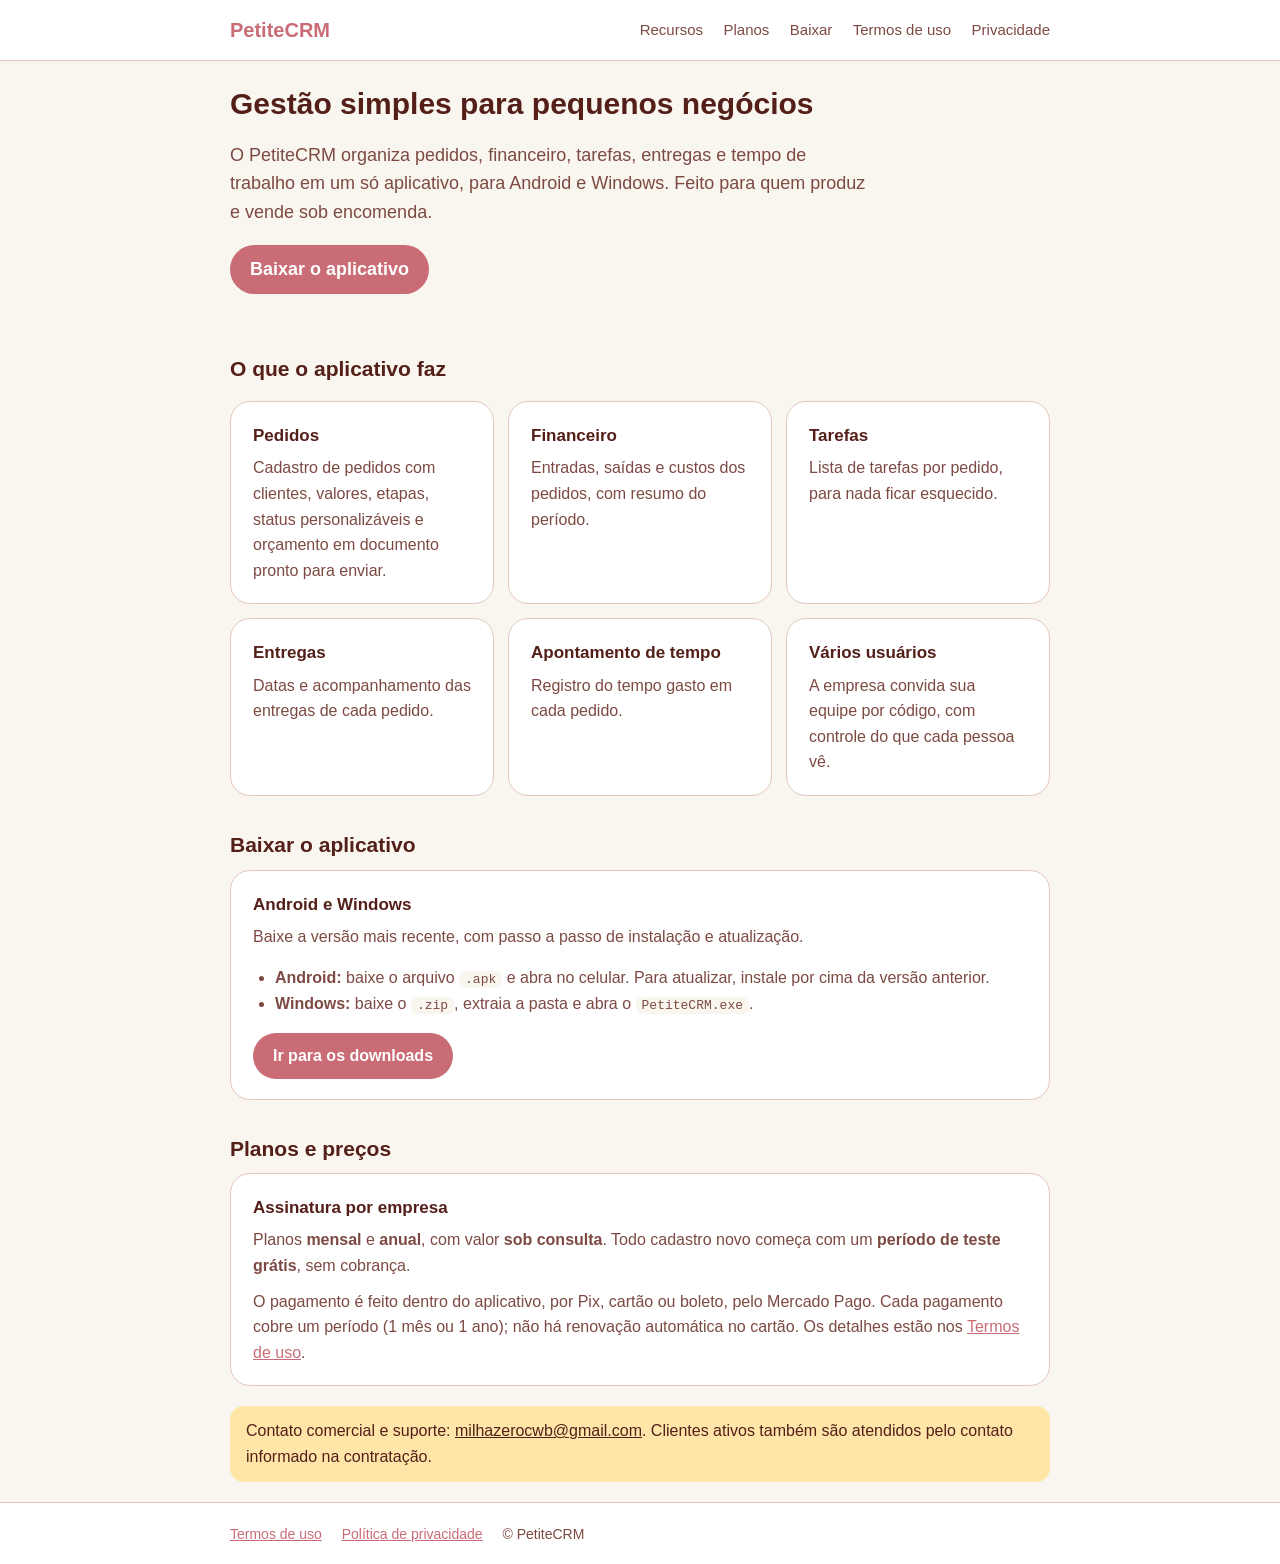
<file: index.html>
<!doctype html>
<html lang="pt-BR">
<head>
  <meta charset="utf-8" />
  <meta name="viewport" content="width=device-width, initial-scale=1" />
  <title>PetiteCRM — Gestão de pedidos, finanças e entregas</title>
  <meta name="description" content="PetiteCRM: aplicativo de gestão para pequenos negócios. Pedidos, controle financeiro, tarefas, entregas e apontamento de tempo, para Android e Windows." />
  <link rel="stylesheet" href="style.css" />
</head>
<body>
  <header class="top">
    <div class="wrap">
      <a class="brand" href="./">PetiteCRM</a>
      <nav>
        <a href="#recursos">Recursos</a>
        <a href="#planos">Planos</a>
        <a href="baixar.html">Baixar</a>
        <a href="termos.html">Termos de uso</a>
        <a href="privacidade.html">Privacidade</a>
      </nav>
    </div>
  </header>

  <main class="wrap">
    <section class="hero">
      <h1>Gestão simples para pequenos negócios</h1>
      <p>O PetiteCRM organiza pedidos, financeiro, tarefas, entregas e tempo de trabalho em um só
      aplicativo, para Android e Windows. Feito para quem produz e vende sob encomenda.</p>
      <p class="cta"><a class="btn" href="baixar.html">Baixar o aplicativo</a></p>
    </section>

    <section id="recursos">
      <h2>O que o aplicativo faz</h2>
      <div class="grid">
        <div class="card"><h3>Pedidos</h3><p>Cadastro de pedidos com clientes, valores, etapas, status personalizáveis e orçamento em documento pronto para enviar.</p></div>
        <div class="card"><h3>Financeiro</h3><p>Entradas, saídas e custos dos pedidos, com resumo do período.</p></div>
        <div class="card"><h3>Tarefas</h3><p>Lista de tarefas por pedido, para nada ficar esquecido.</p></div>
        <div class="card"><h3>Entregas</h3><p>Datas e acompanhamento das entregas de cada pedido.</p></div>
        <div class="card"><h3>Apontamento de tempo</h3><p>Registro do tempo gasto em cada pedido.</p></div>
        <div class="card"><h3>Vários usuários</h3><p>A empresa convida sua equipe por código, com controle do que cada pessoa vê.</p></div>
      </div>
    </section>

    <section id="baixar">
      <h2>Baixar o aplicativo</h2>
      <div class="card">
        <h3>Android e Windows</h3>
        <p>Baixe a versão mais recente, com passo a passo de instalação e atualização.</p>
        <ul>
          <li><strong>Android:</strong> baixe o arquivo <code>.apk</code> e abra no celular. Para atualizar, instale por cima da versão anterior.</li>
          <li><strong>Windows:</strong> baixe o <code>.zip</code>, extraia a pasta e abra o <code>PetiteCRM.exe</code>.</li>
        </ul>
        <p class="cta"><a class="btn" href="baixar.html">Ir para os downloads</a></p>
      </div>
    </section>

    <section id="planos">
      <h2>Planos e preços</h2>
      <div class="card">
        <h3>Assinatura por empresa</h3>
        <p>Planos <strong>mensal</strong> e <strong>anual</strong>, com valor <strong>sob consulta</strong>.
        Todo cadastro novo começa com um <strong>período de teste grátis</strong>, sem cobrança.</p>
        <p style="margin-top:10px">O pagamento é feito dentro do aplicativo, por Pix, cartão ou boleto, pelo
        Mercado Pago. Cada pagamento cobre um período (1 mês ou 1 ano); não há renovação automática
        no cartão. Os detalhes estão nos <a href="termos.html">Termos de uso</a>.</p>
      </div>
      <div class="note">Contato comercial e suporte: <a href="mailto:milhazerocwb@gmail.com">milhazerocwb@gmail.com</a>.
      Clientes ativos também são atendidos pelo contato informado na contratação.</div>
    </section>
  </main>

  <footer>
    <div class="wrap">
      <a href="termos.html">Termos de uso</a>
      <a href="privacidade.html">Política de privacidade</a>
      <span class="updated">© PetiteCRM</span>
    </div>
  </footer>
</body>
</html>
</file>
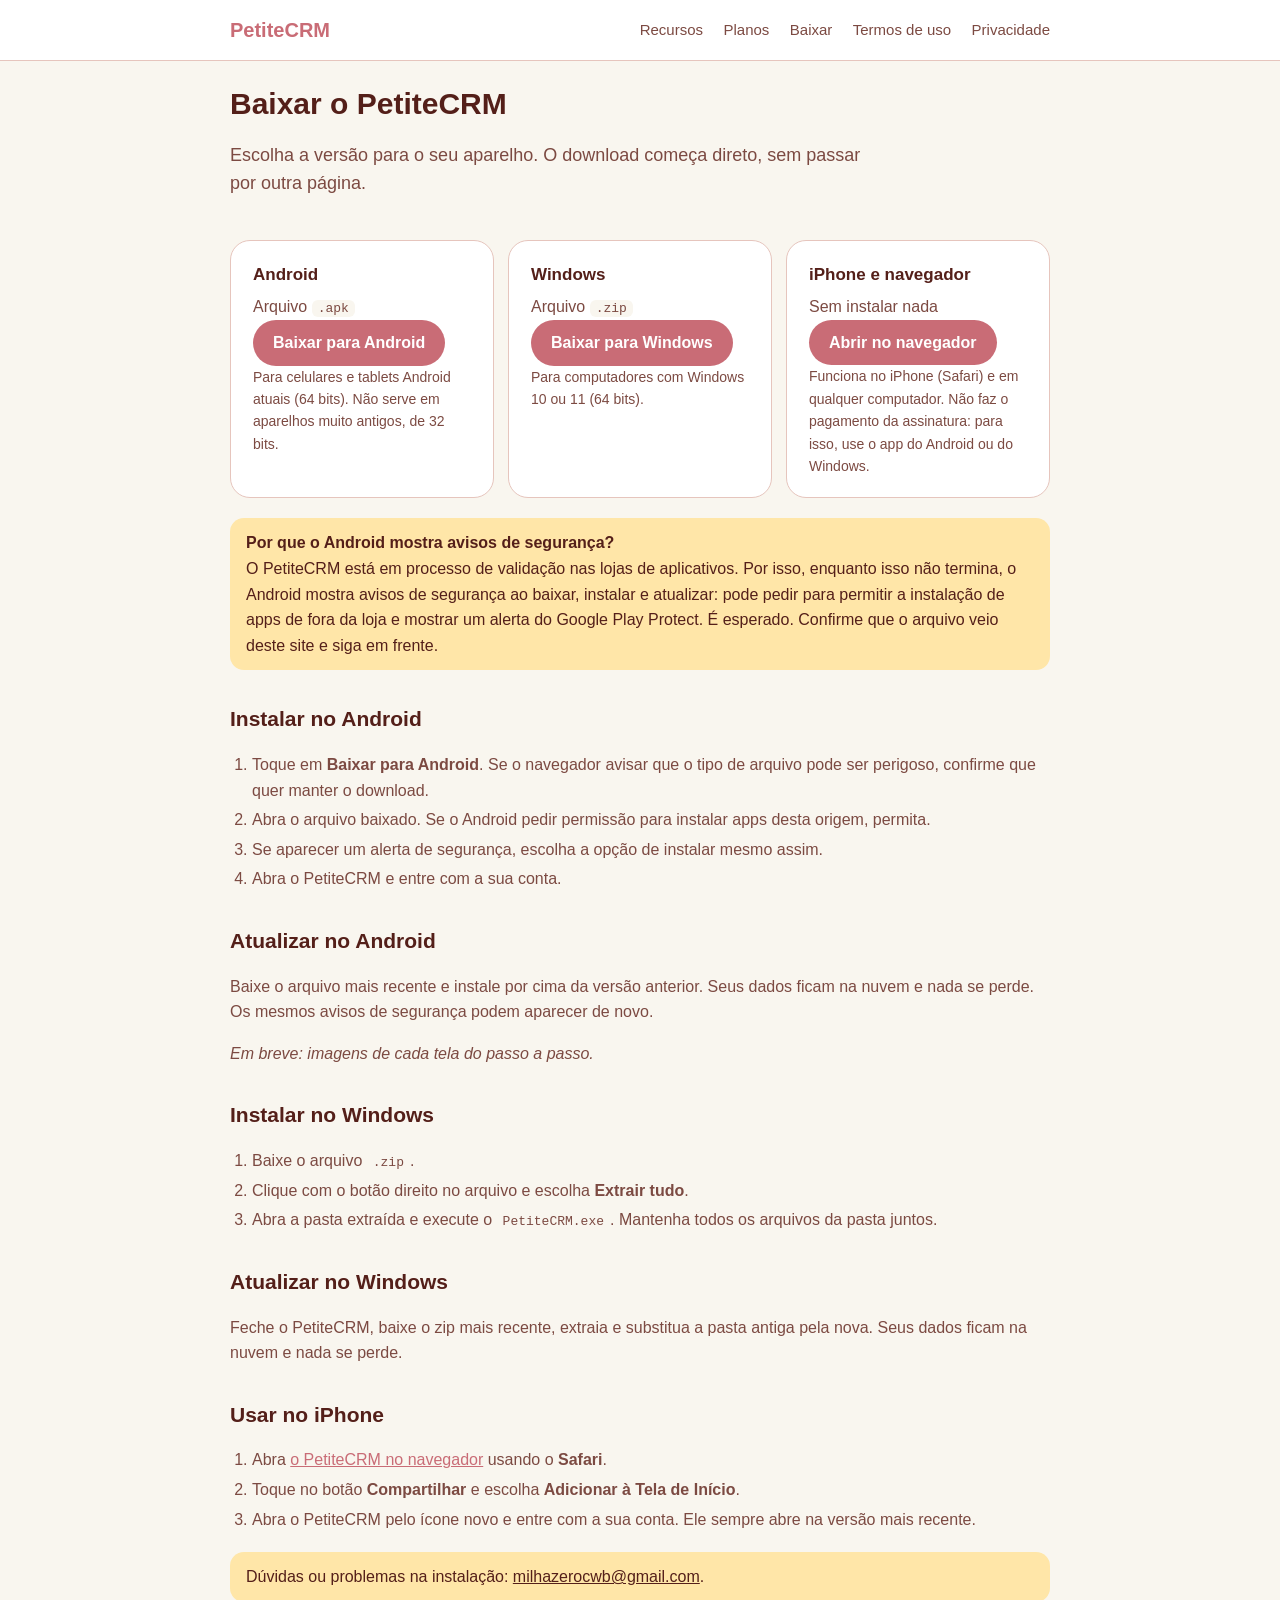
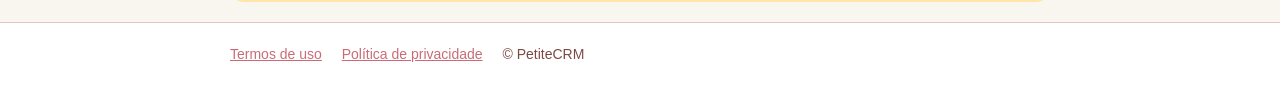
<file: baixar.html>
<!doctype html>
<html lang="pt-BR">
<head>
  <meta charset="utf-8" />
  <meta name="viewport" content="width=device-width, initial-scale=1" />
  <title>Baixar o PetiteCRM — Android e Windows</title>
  <meta name="description" content="Baixe o PetiteCRM para Android (.apk) e Windows (.zip) e veja como instalar e atualizar." />
  <link rel="stylesheet" href="style.css" />
</head>
<body>
  <header class="top">
    <div class="wrap">
      <a class="brand" href="./">PetiteCRM</a>
      <nav>
        <a href="./#recursos">Recursos</a>
        <a href="./#planos">Planos</a>
        <a href="baixar.html">Baixar</a>
        <a href="termos.html">Termos de uso</a>
        <a href="privacidade.html">Privacidade</a>
      </nav>
    </div>
  </header>

  <main class="wrap">
    <section class="hero">
      <h1>Baixar o PetiteCRM</h1>
      <p>Escolha a versão para o seu aparelho. O download começa direto, sem passar por outra página.</p>
      <p id="versao" class="versao"></p>
    </section>

    <section>
      <div class="grid">
        <div class="card">
          <h3>Android</h3>
          <p>Arquivo <code>.apk</code> <span id="tam-apk"></span></p>
          <p class="cta"><a id="link-apk" class="btn" href="https://github.com/augustofantin/petitecrm-releases/releases/latest/download/app-arm64-v8a-release.apk">Baixar para Android</a></p>
          <p class="peq">Para celulares e tablets Android atuais (64 bits). Não serve em aparelhos muito antigos, de 32 bits.</p>
        </div>
        <div class="card">
          <h3>Windows</h3>
          <p>Arquivo <code>.zip</code> <span id="tam-win"></span></p>
          <p class="cta"><a id="link-win" class="btn" href="https://github.com/augustofantin/petitecrm-releases/releases/latest">Baixar para Windows</a></p>
          <p class="peq">Para computadores com Windows 10 ou 11 (64 bits).</p>
        </div>
        <div class="card">
          <h3>iPhone e navegador</h3>
          <p>Sem instalar nada</p>
          <p class="cta"><a class="btn" href="app/">Abrir no navegador</a></p>
          <p class="peq">Funciona no iPhone (Safari) e em qualquer computador. Não faz o pagamento da assinatura: para isso, use o app do Android ou do Windows.</p>
        </div>
      </div>
    </section>

    <div class="note">
      <strong>Por que o Android mostra avisos de segurança?</strong><br />
      O PetiteCRM está em processo de validação nas lojas de aplicativos. Por isso, enquanto isso não
      termina, o Android mostra avisos de segurança ao baixar, instalar e atualizar: pode pedir para
      permitir a instalação de apps de fora da loja e mostrar um alerta do Google Play Protect. É
      esperado. Confirme que o arquivo veio deste site e siga em frente.
    </div>

    <section>
      <h2>Instalar no Android</h2>
      <ol>
        <li>Toque em <strong>Baixar para Android</strong>. Se o navegador avisar que o tipo de arquivo pode ser perigoso, confirme que quer manter o download.</li>
        <li>Abra o arquivo baixado. Se o Android pedir permissão para instalar apps desta origem, permita.</li>
        <li>Se aparecer um alerta de segurança, escolha a opção de instalar mesmo assim.</li>
        <li>Abra o PetiteCRM e entre com a sua conta.</li>
      </ol>
      <h2>Atualizar no Android</h2>
      <p>Baixe o arquivo mais recente e instale por cima da versão anterior. Seus dados ficam na nuvem
      e nada se perde. Os mesmos avisos de segurança podem aparecer de novo.</p>
      <p class="espaco"><em>Em breve: imagens de cada tela do passo a passo.</em></p>
    </section>

    <section>
      <h2>Instalar no Windows</h2>
      <ol>
        <li>Baixe o arquivo <code>.zip</code>.</li>
        <li>Clique com o botão direito no arquivo e escolha <strong>Extrair tudo</strong>.</li>
        <li>Abra a pasta extraída e execute o <code>PetiteCRM.exe</code>. Mantenha todos os arquivos da pasta juntos.</li>
      </ol>
      <h2>Atualizar no Windows</h2>
      <p>Feche o PetiteCRM, baixe o zip mais recente, extraia e substitua a pasta antiga pela nova.
      Seus dados ficam na nuvem e nada se perde.</p>
    </section>

    <section>
      <h2>Usar no iPhone</h2>
      <ol>
        <li>Abra <a href="app/">o PetiteCRM no navegador</a> usando o <strong>Safari</strong>.</li>
        <li>Toque no botão <strong>Compartilhar</strong> e escolha <strong>Adicionar à Tela de Início</strong>.</li>
        <li>Abra o PetiteCRM pelo ícone novo e entre com a sua conta. Ele sempre abre na versão mais recente.</li>
      </ol>
    </section>

    <div class="note">Dúvidas ou problemas na instalação: <a href="mailto:milhazerocwb@gmail.com">milhazerocwb@gmail.com</a>.</div>
  </main>

  <footer>
    <div class="wrap">
      <a href="termos.html">Termos de uso</a>
      <a href="privacidade.html">Política de privacidade</a>
      <span class="updated">© PetiteCRM</span>
    </div>
  </footer>

  <script>
    // Busca a versão mais recente e aponta os botões direto para os arquivos.
    // Sem JavaScript (ou se a consulta falhar), os links acima continuam funcionando.
    (function () {
      function mb(bytes) { return '(' + (bytes / 1048576).toFixed(1).replace('.', ',') + ' MB)'; }
      fetch('https://api.github.com/repos/augustofantin/petitecrm-releases/releases/latest')
        .then(function (r) { if (!r.ok) throw new Error(r.status); return r.json(); })
        .then(function (rel) {
          var apk = null, zip = null;
          (rel.assets || []).forEach(function (a) {
            if (/\.apk$/i.test(a.name)) apk = a;
            else if (/windows.*\.zip$/i.test(a.name)) zip = a;
          });
          if (apk) {
            document.getElementById('link-apk').href = apk.browser_download_url;
            document.getElementById('tam-apk').textContent = mb(apk.size);
          }
          if (zip) {
            document.getElementById('link-win').href = zip.browser_download_url;
            document.getElementById('tam-win').textContent = mb(zip.size);
          }
          if (rel.tag_name) {
            document.getElementById('versao').textContent = 'Versão mais recente: ' + rel.tag_name.replace(/^v/, '');
          }
        })
        .catch(function () {});
    })();
  </script>
</body>
</html>
</file>
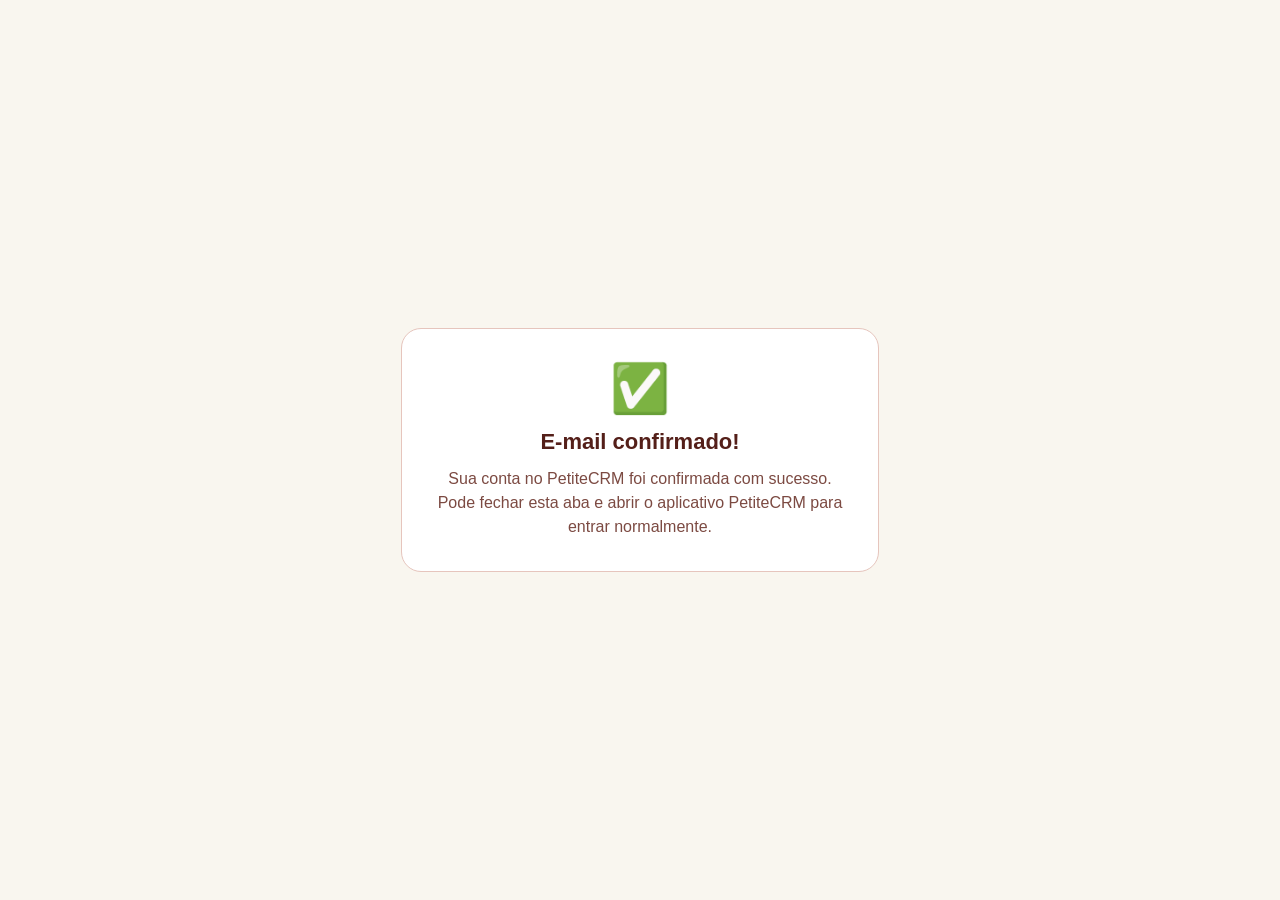
<file: email-confirmado.html>
<!doctype html>
<html lang="pt-BR">
<head>
  <meta charset="utf-8" />
  <meta name="viewport" content="width=device-width, initial-scale=1" />
  <title>PetiteCRM — E-mail confirmado</title>
  <style>
    :root { color-scheme: light; }
    body {
      margin: 0;
      min-height: 100vh;
      display: flex;
      align-items: center;
      justify-content: center;
      background: #F9F6EF;
      font-family: -apple-system, Segoe UI, Roboto, Arial, sans-serif;
      color: #541F19;
      padding: 24px;
      box-sizing: border-box;
    }
    .card {
      max-width: 420px;
      background: #FFFFFF;
      border: 1px solid #E6C5BD;
      border-radius: 20px;
      padding: 32px 28px;
      text-align: center;
    }
    .icon {
      font-size: 48px;
      margin-bottom: 12px;
    }
    h1 {
      font-size: 22px;
      margin: 0 0 12px;
    }
    p {
      margin: 0;
      line-height: 1.5;
      color: #7C4A42;
    }
  </style>
</head>
<body>
  <div class="card">
    <div class="icon">✅</div>
    <h1>E-mail confirmado!</h1>
    <p>Sua conta no PetiteCRM foi confirmada com sucesso. Pode fechar esta aba e abrir o
    aplicativo PetiteCRM para entrar normalmente.</p>
  </div>
</body>
</html>
</file>
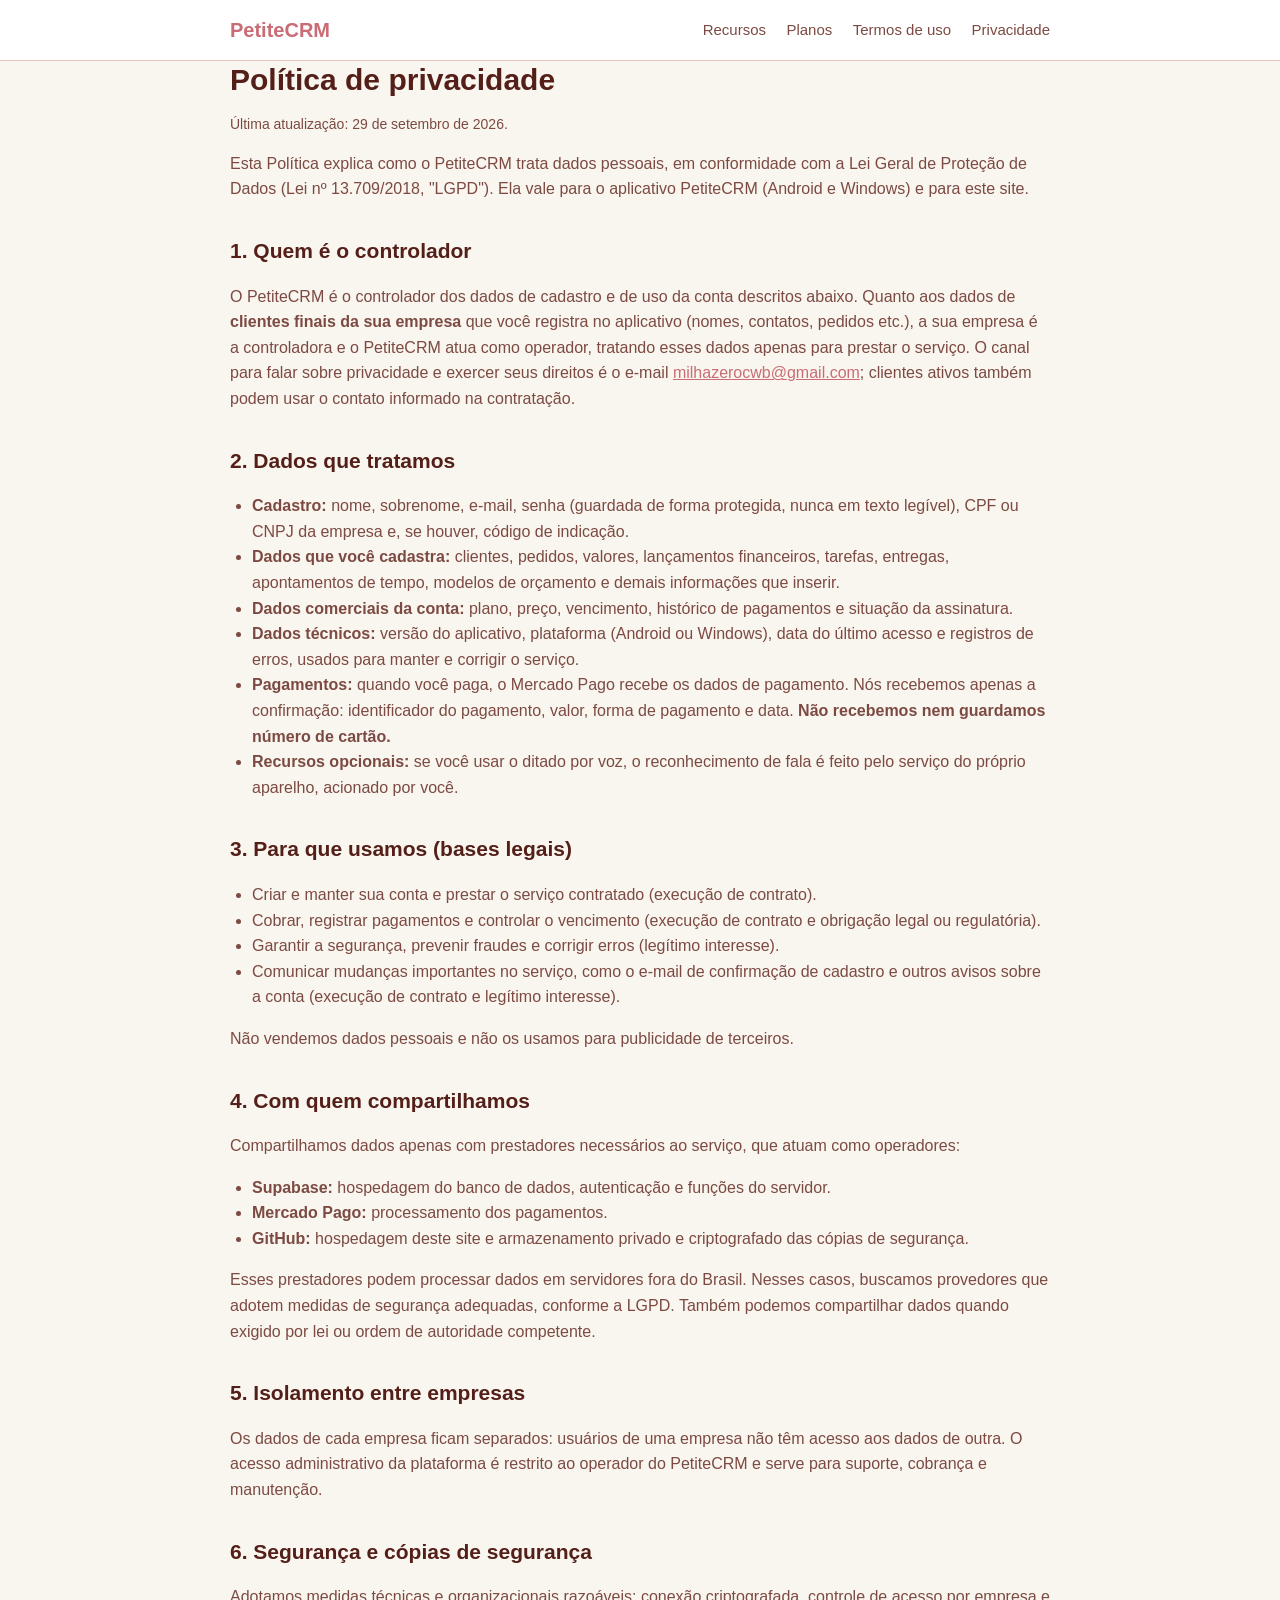
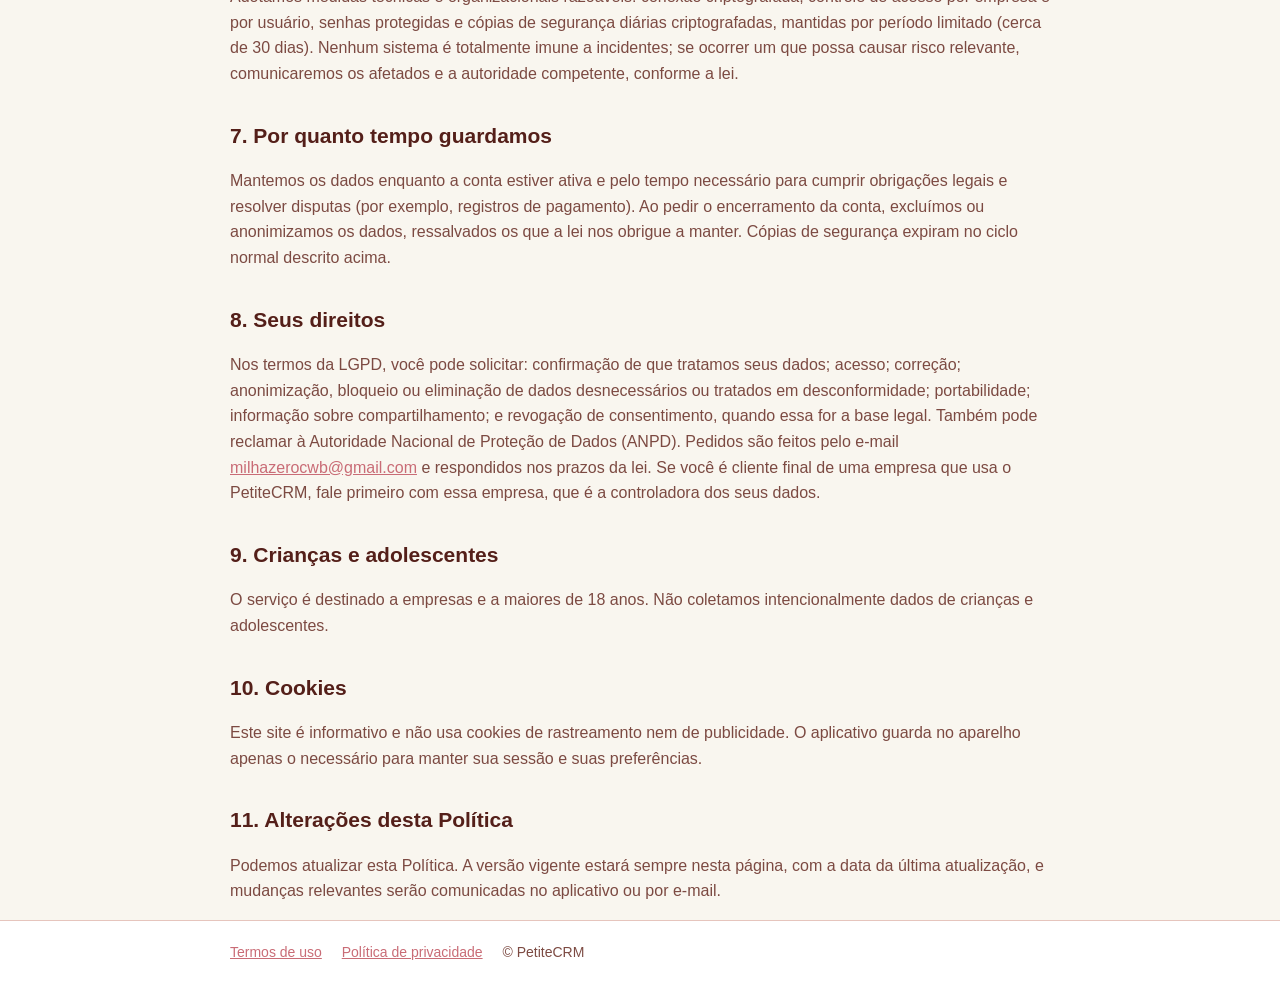
<file: privacidade.html>
<!doctype html>
<html lang="pt-BR">
<head>
  <meta charset="utf-8" />
  <meta name="viewport" content="width=device-width, initial-scale=1" />
  <title>PetiteCRM — Política de privacidade</title>
  <meta name="description" content="Política de privacidade do PetiteCRM: quais dados coletamos, para quê, com quem compartilhamos e quais são os seus direitos (LGPD)." />
  <link rel="stylesheet" href="style.css" />
</head>
<body>
  <header class="top">
    <div class="wrap">
      <a class="brand" href="./">PetiteCRM</a>
      <nav>
        <a href="./#recursos">Recursos</a>
        <a href="./#planos">Planos</a>
        <a href="termos.html">Termos de uso</a>
        <a href="privacidade.html">Privacidade</a>
      </nav>
    </div>
  </header>

  <main class="wrap">
    <h1>Política de privacidade</h1>
    <p class="updated">Última atualização: 29 de setembro de 2026.</p>

    <p>Esta Política explica como o PetiteCRM trata dados pessoais, em conformidade com a Lei Geral
    de Proteção de Dados (Lei nº 13.709/2018, "LGPD"). Ela vale para o aplicativo PetiteCRM
    (Android e Windows) e para este site.</p>

    <h2>1. Quem é o controlador</h2>
    <p>O PetiteCRM é o controlador dos dados de cadastro e de uso da conta descritos abaixo. Quanto
    aos dados de <strong>clientes finais da sua empresa</strong> que você registra no aplicativo
    (nomes, contatos, pedidos etc.), a sua empresa é a controladora e o PetiteCRM atua como
    operador, tratando esses dados apenas para prestar o serviço. O canal para falar sobre
    privacidade e exercer seus direitos é o e-mail <a href="mailto:milhazerocwb@gmail.com">milhazerocwb@gmail.com</a>; clientes ativos também podem usar o
    contato informado na contratação.</p>

    <h2>2. Dados que tratamos</h2>
    <ul>
      <li><strong>Cadastro:</strong> nome, sobrenome, e-mail, senha (guardada de forma protegida,
      nunca em texto legível), CPF ou CNPJ da empresa e, se houver, código de indicação.</li>
      <li><strong>Dados que você cadastra:</strong> clientes, pedidos, valores, lançamentos
      financeiros, tarefas, entregas, apontamentos de tempo, modelos de orçamento e demais
      informações que inserir.</li>
      <li><strong>Dados comerciais da conta:</strong> plano, preço, vencimento, histórico de
      pagamentos e situação da assinatura.</li>
      <li><strong>Dados técnicos:</strong> versão do aplicativo, plataforma (Android ou Windows),
      data do último acesso e registros de erros, usados para manter e corrigir o serviço.</li>
      <li><strong>Pagamentos:</strong> quando você paga, o Mercado Pago recebe os dados de pagamento.
      Nós recebemos apenas a confirmação: identificador do pagamento, valor, forma de pagamento e
      data. <strong>Não recebemos nem guardamos número de cartão.</strong></li>
      <li><strong>Recursos opcionais:</strong> se você usar o ditado por voz, o reconhecimento de fala
      é feito pelo serviço do próprio aparelho, acionado por você.</li>
    </ul>

    <h2>3. Para que usamos (bases legais)</h2>
    <ul>
      <li>Criar e manter sua conta e prestar o serviço contratado (execução de contrato).</li>
      <li>Cobrar, registrar pagamentos e controlar o vencimento (execução de contrato e obrigação
      legal ou regulatória).</li>
      <li>Garantir a segurança, prevenir fraudes e corrigir erros (legítimo interesse).</li>
      <li>Comunicar mudanças importantes no serviço, como o e-mail de confirmação de cadastro e
      outros avisos sobre a conta (execução de contrato e legítimo interesse).</li>
    </ul>
    <p>Não vendemos dados pessoais e não os usamos para publicidade de terceiros.</p>

    <h2>4. Com quem compartilhamos</h2>
    <p>Compartilhamos dados apenas com prestadores necessários ao serviço, que atuam como
    operadores:</p>
    <ul>
      <li><strong>Supabase:</strong> hospedagem do banco de dados, autenticação e funções do
      servidor.</li>
      <li><strong>Mercado Pago:</strong> processamento dos pagamentos.</li>
      <li><strong>GitHub:</strong> hospedagem deste site e armazenamento privado e criptografado das
      cópias de segurança.</li>
    </ul>
    <p>Esses prestadores podem processar dados em servidores fora do Brasil. Nesses casos, buscamos
    provedores que adotem medidas de segurança adequadas, conforme a LGPD. Também podemos
    compartilhar dados quando exigido por lei ou ordem de autoridade competente.</p>

    <h2>5. Isolamento entre empresas</h2>
    <p>Os dados de cada empresa ficam separados: usuários de uma empresa não têm acesso aos dados de
    outra. O acesso administrativo da plataforma é restrito ao operador do PetiteCRM e serve para
    suporte, cobrança e manutenção.</p>

    <h2>6. Segurança e cópias de segurança</h2>
    <p>Adotamos medidas técnicas e organizacionais razoáveis: conexão criptografada, controle de
    acesso por empresa e por usuário, senhas protegidas e cópias de segurança diárias
    criptografadas, mantidas por período limitado (cerca de 30 dias). Nenhum sistema é totalmente
    imune a incidentes; se ocorrer um que possa causar risco relevante, comunicaremos os afetados e
    a autoridade competente, conforme a lei.</p>

    <h2>7. Por quanto tempo guardamos</h2>
    <p>Mantemos os dados enquanto a conta estiver ativa e pelo tempo necessário para cumprir
    obrigações legais e resolver disputas (por exemplo, registros de pagamento). Ao pedir o
    encerramento da conta, excluímos ou anonimizamos os dados, ressalvados os que a lei nos obrigue
    a manter. Cópias de segurança expiram no ciclo normal descrito acima.</p>

    <h2>8. Seus direitos</h2>
    <p>Nos termos da LGPD, você pode solicitar: confirmação de que tratamos seus dados; acesso;
    correção; anonimização, bloqueio ou eliminação de dados desnecessários ou tratados em
    desconformidade; portabilidade; informação sobre compartilhamento; e revogação de
    consentimento, quando essa for a base legal. Também pode reclamar à Autoridade Nacional de
    Proteção de Dados (ANPD). Pedidos são feitos pelo e-mail <a href="mailto:milhazerocwb@gmail.com">milhazerocwb@gmail.com</a> e respondidos nos prazos da
    lei. Se você é cliente final de uma empresa que usa o PetiteCRM, fale primeiro com essa
    empresa, que é a controladora dos seus dados.</p>

    <h2>9. Crianças e adolescentes</h2>
    <p>O serviço é destinado a empresas e a maiores de 18 anos. Não coletamos intencionalmente dados
    de crianças e adolescentes.</p>

    <h2>10. Cookies</h2>
    <p>Este site é informativo e não usa cookies de rastreamento nem de publicidade. O aplicativo
    guarda no aparelho apenas o necessário para manter sua sessão e suas preferências.</p>

    <h2>11. Alterações desta Política</h2>
    <p>Podemos atualizar esta Política. A versão vigente estará sempre nesta página, com a data da
    última atualização, e mudanças relevantes serão comunicadas no aplicativo ou por e-mail.</p>
  </main>

  <footer>
    <div class="wrap">
      <a href="termos.html">Termos de uso</a>
      <a href="privacidade.html">Política de privacidade</a>
      <span class="updated">© PetiteCRM</span>
    </div>
  </footer>
</body>
</html>
</file>
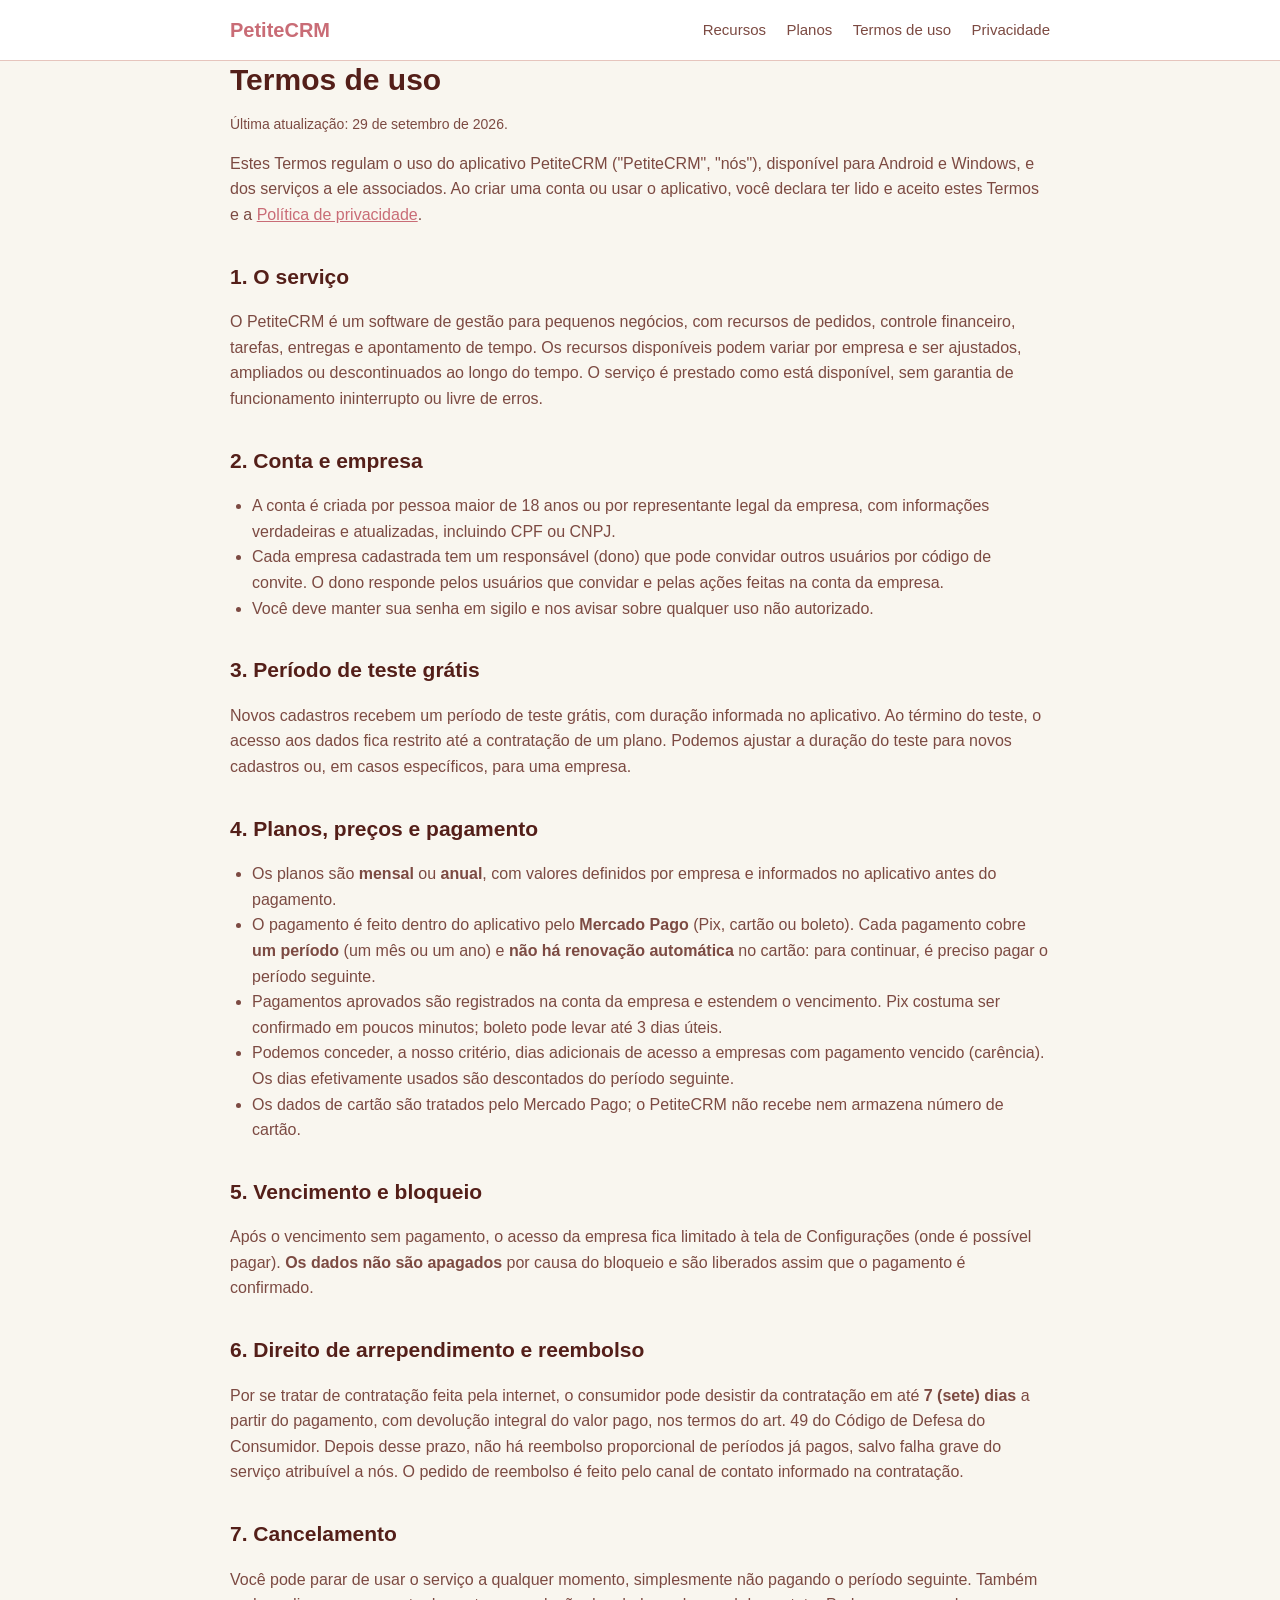
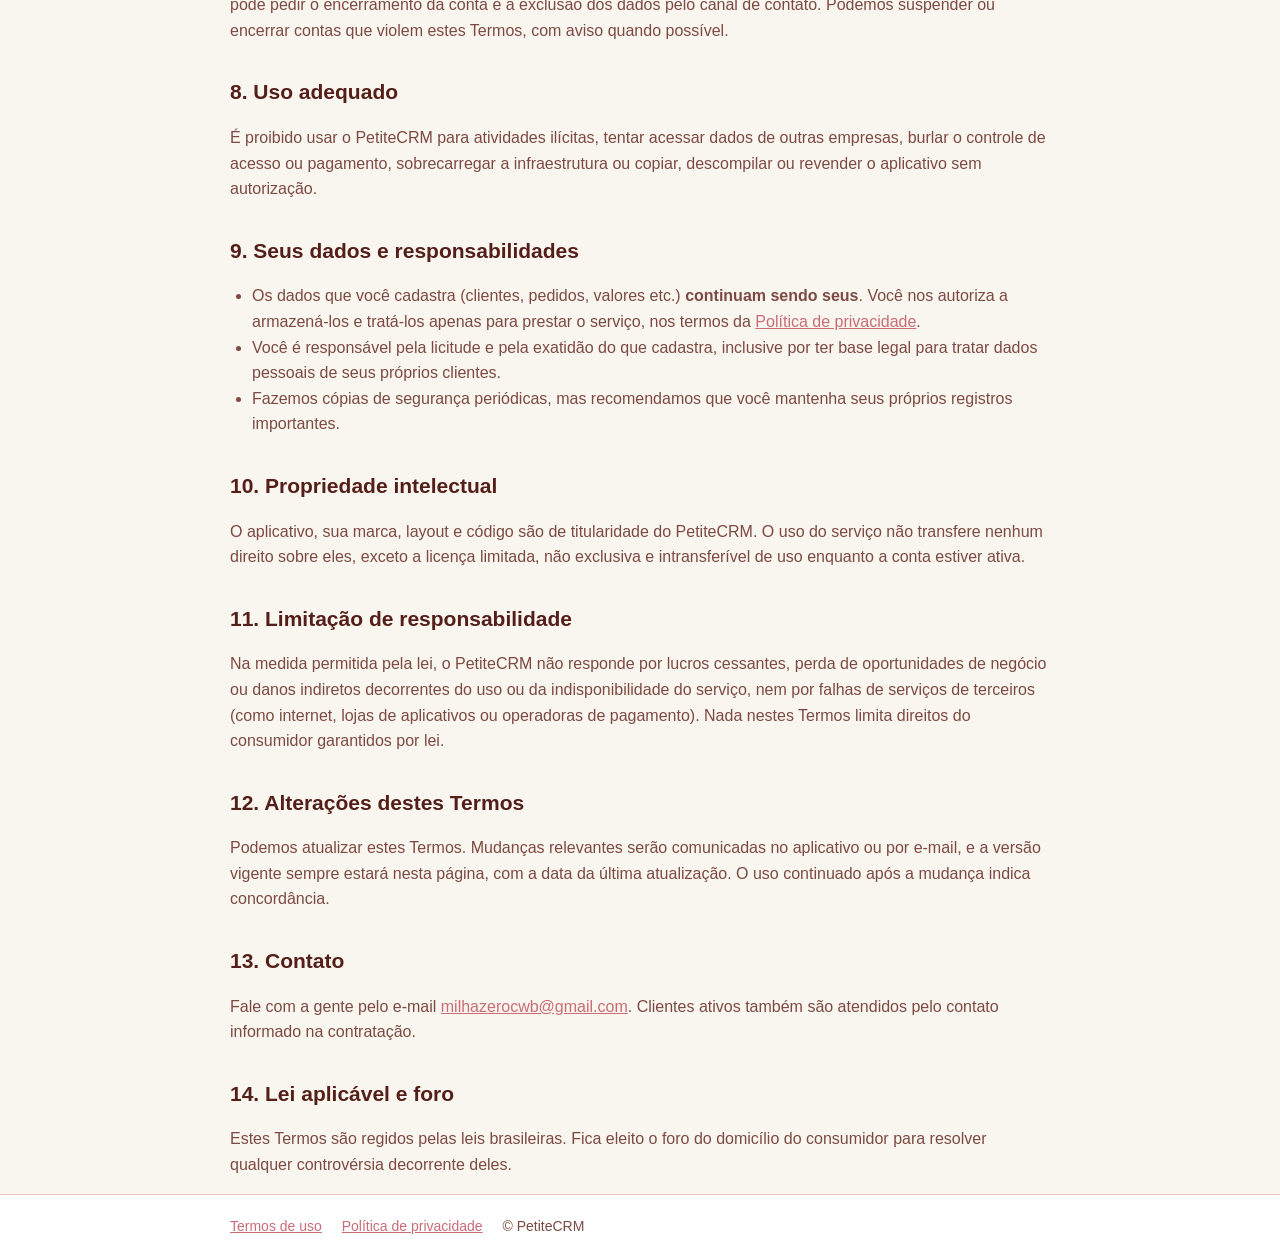
<file: termos.html>
<!doctype html>
<html lang="pt-BR">
<head>
  <meta charset="utf-8" />
  <meta name="viewport" content="width=device-width, initial-scale=1" />
  <title>PetiteCRM — Termos de uso</title>
  <meta name="description" content="Termos de uso do aplicativo PetiteCRM: contratação, período de teste, pagamento, cancelamento, responsabilidades e foro." />
  <link rel="stylesheet" href="style.css" />
</head>
<body>
  <header class="top">
    <div class="wrap">
      <a class="brand" href="./">PetiteCRM</a>
      <nav>
        <a href="./#recursos">Recursos</a>
        <a href="./#planos">Planos</a>
        <a href="termos.html">Termos de uso</a>
        <a href="privacidade.html">Privacidade</a>
      </nav>
    </div>
  </header>

  <main class="wrap">
    <h1>Termos de uso</h1>
    <p class="updated">Última atualização: 29 de setembro de 2026.</p>

    <p>Estes Termos regulam o uso do aplicativo PetiteCRM ("PetiteCRM", "nós"), disponível para
    Android e Windows, e dos serviços a ele associados. Ao criar uma conta ou usar o aplicativo,
    você declara ter lido e aceito estes Termos e a <a href="privacidade.html">Política de
    privacidade</a>.</p>

    <h2>1. O serviço</h2>
    <p>O PetiteCRM é um software de gestão para pequenos negócios, com recursos de pedidos,
    controle financeiro, tarefas, entregas e apontamento de tempo. Os recursos disponíveis podem
    variar por empresa e ser ajustados, ampliados ou descontinuados ao longo do tempo. O serviço é
    prestado como está disponível, sem garantia de funcionamento ininterrupto ou livre de erros.</p>

    <h2>2. Conta e empresa</h2>
    <ul>
      <li>A conta é criada por pessoa maior de 18 anos ou por representante legal da empresa, com
      informações verdadeiras e atualizadas, incluindo CPF ou CNPJ.</li>
      <li>Cada empresa cadastrada tem um responsável (dono) que pode convidar outros usuários por
      código de convite. O dono responde pelos usuários que convidar e pelas ações feitas na conta
      da empresa.</li>
      <li>Você deve manter sua senha em sigilo e nos avisar sobre qualquer uso não autorizado.</li>
    </ul>

    <h2>3. Período de teste grátis</h2>
    <p>Novos cadastros recebem um período de teste grátis, com duração informada no aplicativo. Ao
    término do teste, o acesso aos dados fica restrito até a contratação de um plano. Podemos
    ajustar a duração do teste para novos cadastros ou, em casos específicos, para uma empresa.</p>

    <h2>4. Planos, preços e pagamento</h2>
    <ul>
      <li>Os planos são <strong>mensal</strong> ou <strong>anual</strong>, com valores definidos por
      empresa e informados no aplicativo antes do pagamento.</li>
      <li>O pagamento é feito dentro do aplicativo pelo <strong>Mercado Pago</strong> (Pix, cartão ou
      boleto). Cada pagamento cobre <strong>um período</strong> (um mês ou um ano) e
      <strong>não há renovação automática</strong> no cartão: para continuar, é preciso pagar o
      período seguinte.</li>
      <li>Pagamentos aprovados são registrados na conta da empresa e estendem o vencimento. Pix
      costuma ser confirmado em poucos minutos; boleto pode levar até 3 dias úteis.</li>
      <li>Podemos conceder, a nosso critério, dias adicionais de acesso a empresas com pagamento
      vencido (carência). Os dias efetivamente usados são descontados do período seguinte.</li>
      <li>Os dados de cartão são tratados pelo Mercado Pago; o PetiteCRM não recebe nem armazena
      número de cartão.</li>
    </ul>

    <h2>5. Vencimento e bloqueio</h2>
    <p>Após o vencimento sem pagamento, o acesso da empresa fica limitado à tela de Configurações
    (onde é possível pagar). <strong>Os dados não são apagados</strong> por causa do bloqueio e são
    liberados assim que o pagamento é confirmado.</p>

    <h2>6. Direito de arrependimento e reembolso</h2>
    <p>Por se tratar de contratação feita pela internet, o consumidor pode desistir da contratação em
    até <strong>7 (sete) dias</strong> a partir do pagamento, com devolução integral do valor pago,
    nos termos do art. 49 do Código de Defesa do Consumidor. Depois desse prazo, não há reembolso
    proporcional de períodos já pagos, salvo falha grave do serviço atribuível a nós. O pedido de
    reembolso é feito pelo canal de contato informado na contratação.</p>

    <h2>7. Cancelamento</h2>
    <p>Você pode parar de usar o serviço a qualquer momento, simplesmente não pagando o período
    seguinte. Também pode pedir o encerramento da conta e a exclusão dos dados pelo canal de
    contato. Podemos suspender ou encerrar contas que violem estes Termos, com aviso quando
    possível.</p>

    <h2>8. Uso adequado</h2>
    <p>É proibido usar o PetiteCRM para atividades ilícitas, tentar acessar dados de outras
    empresas, burlar o controle de acesso ou pagamento, sobrecarregar a infraestrutura ou copiar,
    descompilar ou revender o aplicativo sem autorização.</p>

    <h2>9. Seus dados e responsabilidades</h2>
    <ul>
      <li>Os dados que você cadastra (clientes, pedidos, valores etc.) <strong>continuam sendo
      seus</strong>. Você nos autoriza a armazená-los e tratá-los apenas para prestar o serviço, nos
      termos da <a href="privacidade.html">Política de privacidade</a>.</li>
      <li>Você é responsável pela licitude e pela exatidão do que cadastra, inclusive por ter base
      legal para tratar dados pessoais de seus próprios clientes.</li>
      <li>Fazemos cópias de segurança periódicas, mas recomendamos que você mantenha seus próprios
      registros importantes.</li>
    </ul>

    <h2>10. Propriedade intelectual</h2>
    <p>O aplicativo, sua marca, layout e código são de titularidade do PetiteCRM. O uso do serviço
    não transfere nenhum direito sobre eles, exceto a licença limitada, não exclusiva e
    intransferível de uso enquanto a conta estiver ativa.</p>

    <h2>11. Limitação de responsabilidade</h2>
    <p>Na medida permitida pela lei, o PetiteCRM não responde por lucros cessantes, perda de
    oportunidades de negócio ou danos indiretos decorrentes do uso ou da indisponibilidade do
    serviço, nem por falhas de serviços de terceiros (como internet, lojas de aplicativos ou
    operadoras de pagamento). Nada nestes Termos limita direitos do consumidor garantidos por
    lei.</p>

    <h2>12. Alterações destes Termos</h2>
    <p>Podemos atualizar estes Termos. Mudanças relevantes serão comunicadas no aplicativo ou por
    e-mail, e a versão vigente sempre estará nesta página, com a data da última atualização. O uso
    continuado após a mudança indica concordância.</p>

    <h2>13. Contato</h2>
    <p>Fale com a gente pelo e-mail <a href="mailto:milhazerocwb@gmail.com">milhazerocwb@gmail.com</a>.
    Clientes ativos também são atendidos pelo contato informado na contratação.</p>

    <h2>14. Lei aplicável e foro</h2>
    <p>Estes Termos são regidos pelas leis brasileiras. Fica eleito o foro do domicílio do
    consumidor para resolver qualquer controvérsia decorrente deles.</p>
  </main>

  <footer>
    <div class="wrap">
      <a href="termos.html">Termos de uso</a>
      <a href="privacidade.html">Política de privacidade</a>
      <span class="updated">© PetiteCRM</span>
    </div>
  </footer>
</body>
</html>
</file>
<file: style.css>
:root { color-scheme: light; }
* { box-sizing: border-box; }
body {
  margin: 0;
  background: #F9F6EF;
  font-family: -apple-system, Segoe UI, Roboto, Arial, sans-serif;
  color: #541F19;
  line-height: 1.6;
}
header.top {
  background: #FFFFFF;
  border-bottom: 1px solid #E6C5BD;
}
.wrap { max-width: 860px; margin: 0 auto; padding: 0 20px; }
header.top .wrap {
  display: flex;
  flex-wrap: wrap;
  align-items: center;
  justify-content: space-between;
  gap: 8px 24px;
  padding-top: 14px;
  padding-bottom: 14px;
}
.brand { font-weight: 800; font-size: 20px; color: #C96C76; text-decoration: none; }
nav a { color: #7C4A42; text-decoration: none; margin-left: 16px; font-size: 15px; }
nav a:hover { text-decoration: underline; }
main { padding: 32px 0 48px; }
h1 { font-size: 30px; line-height: 1.25; margin: 0 0 12px; }
h2 { font-size: 21px; margin: 32px 0 8px; }
p, li { color: #7C4A42; }
ul { padding-left: 22px; }
a { color: #C96C76; }
.hero { padding: 24px 0 8px; }
.hero p { font-size: 18px; max-width: 640px; }
.grid { display: grid; grid-template-columns: repeat(auto-fit, minmax(240px, 1fr)); gap: 14px; margin-top: 16px; }
.card {
  background: #FFFFFF;
  border: 1px solid #E6C5BD;
  border-radius: 20px;
  padding: 20px 22px;
}
.card h3 { margin: 0 0 6px; font-size: 17px; }
.card p { margin: 0; }
.note {
  background: #FFE6A8;
  color: #541F19;
  border-radius: 14px;
  padding: 12px 16px;
  margin: 20px 0;
}
footer { border-top: 1px solid #E6C5BD; background: #FFFFFF; padding: 20px 0; font-size: 14px; }
footer a { margin-right: 16px; }
.updated { font-size: 14px; color: #7C4A42; }
.cta { margin-top: 14px; }
.btn { display: inline-block; background: #C96C76; color: #FFFFFF; text-decoration: none; font-weight: 700; padding: 10px 20px; border-radius: 999px; }
.btn:hover { background: #B35B65; }
code { background: #F9F6EF; padding: 1px 6px; border-radius: 6px; }
ol { padding-left: 22px; }
ol li { margin-bottom: 4px; }
.versao { font-weight: 700; }
.peq { font-size: 14px; margin-top: 10px; }
.espaco { margin-top: 10px; }
.note a { color: #541F19; }
</file>
